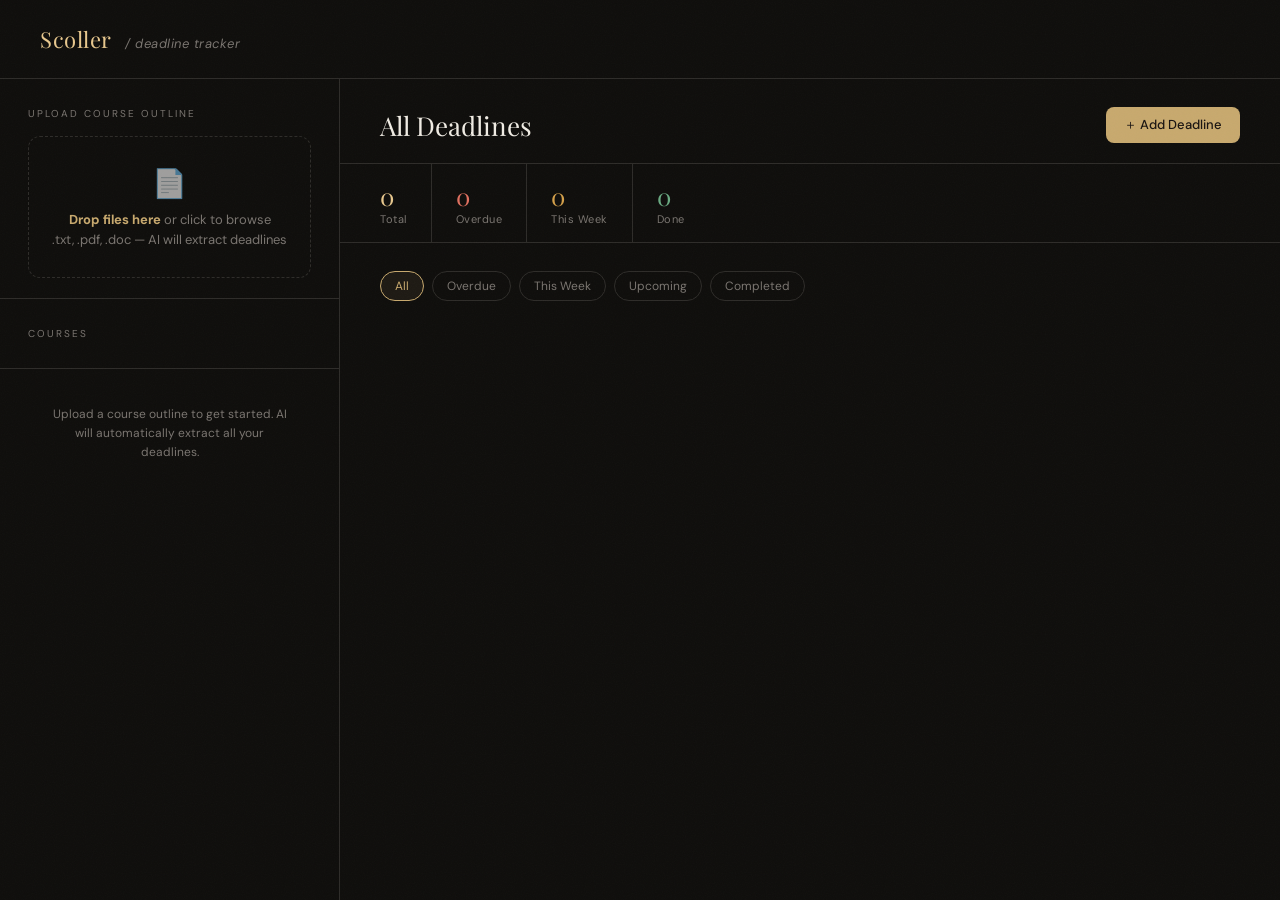
<file: index.html>
<!DOCTYPE html>
<html lang="en">
<head>
  <meta charset="UTF-8">
  <meta name="viewport" content="width=device-width, initial-scale=1.0">
  <title>Scoller — Student Dashboard</title>
  <link href="https://fonts.googleapis.com/css2?family=Playfair+Display:ital,wght@0,400;0,600;1,400&family=DM+Sans:wght@300;400;500&display=swap" rel="stylesheet">
  <link rel="stylesheet" href="styles.css">
</head>
<body>

  <header>
    <div class="logo">Scoller <span>/ deadline tracker</span></div>
    <div class="header-date" id="headerDate"></div>
  </header>

  <main>
    <!-- LEFT PANEL -->
    <div class="left-panel">
      <div class="panel-section">
        <div class="section-label">Upload Course Outline</div>
        <div class="upload-zone" id="uploadZone">
          <input type="file" id="fileInput" accept=".txt,.pdf,.doc,.docx,text/*" multiple>
          <div class="upload-icon">📄</div>
          <div class="upload-text">
            <strong>Drop files here</strong> or click to browse<br>
            .txt, .pdf, .doc — AI will extract deadlines
          </div>
        </div>
      </div>
      <div class="panel-section" style="padding-bottom: 12px;">
        <div class="section-label">Courses</div>
      </div>
      <div class="courses-list" id="coursesList">
        <div class="empty-courses">Upload a course outline to get started. AI will automatically extract all your deadlines.</div>
      </div>
    </div>

    <!-- RIGHT PANEL -->
    <div class="right-panel">
      <div class="right-header">
        <div class="right-title" id="panelTitle">All Deadlines</div>
        <button class="btn btn-primary" onclick="openAddModal()">＋ Add Deadline</button>
      </div>

      <div class="stats-bar" id="statsBar">
        <div class="stat"><div class="stat-num" id="statTotal">0</div><div class="stat-label">Total</div></div>
        <div class="stat"><div class="stat-num" id="statOverdue" style="color:var(--danger)">0</div><div class="stat-label">Overdue</div></div>
        <div class="stat"><div class="stat-num" id="statSoon" style="color:var(--warn)">0</div><div class="stat-label">This Week</div></div>
        <div class="stat"><div class="stat-num" id="statDone" style="color:var(--ok)">0</div><div class="stat-label">Done</div></div>
      </div>

      <div class="deadlines-container" id="deadlinesContainer">
        <div class="filter-bar" id="filterBar">
          <button class="filter-btn active" onclick="setFilter('all', this)">All</button>
          <button class="filter-btn" onclick="setFilter('overdue', this)">Overdue</button>
          <button class="filter-btn" onclick="setFilter('soon', this)">This Week</button>
          <button class="filter-btn" onclick="setFilter('upcoming', this)">Upcoming</button>
          <button class="filter-btn" onclick="setFilter('done', this)">Completed</button>
        </div>
        <div id="deadlinesList"></div>
      </div>
    </div>
  </main>

  <!-- Add Deadline Modal -->
  <div class="modal-overlay" id="modalOverlay" onclick="closeModal(event)">
    <div class="modal">
      <div class="modal-title">Add Deadline</div>
      <div class="form-group">
        <label class="form-label">Task / Assignment</label>
        <input type="text" class="form-input" id="inputTitle" placeholder="e.g. Assignment 2 — Research Paper">
      </div>
      <div class="form-row">
        <div class="form-group">
          <label class="form-label">Course</label>
          <select class="form-input" id="inputCourse">
            <option value="General">General</option>
          </select>
        </div>
        <div class="form-group">
          <label class="form-label">Type</label>
          <select class="form-input" id="inputType">
            <option>Assignment</option>
            <option>Quiz</option>
            <option>Exam</option>
            <option>Project</option>
            <option>Lab</option>
            <option>Reading</option>
            <option>Other</option>
          </select>
        </div>
      </div>
      <div class="form-row">
        <div class="form-group">
          <label class="form-label">Due Date</label>
          <input type="date" class="form-input" id="inputDate">
        </div>
        <div class="form-group">
          <label class="form-label">Weight (%)</label>
          <input type="number" class="form-input" id="inputWeight" placeholder="e.g. 20" min="0" max="100">
        </div>
      </div>
      <div class="modal-actions">
        <button class="btn btn-ghost" onclick="closeModal()">Cancel</button>
        <button class="btn btn-primary" onclick="addDeadline()">Add Deadline</button>
      </div>
    </div>
  </div>

  <div class="toast" id="toast"></div>

  <script src="app.js"></script>
</body>
</html>
</file>
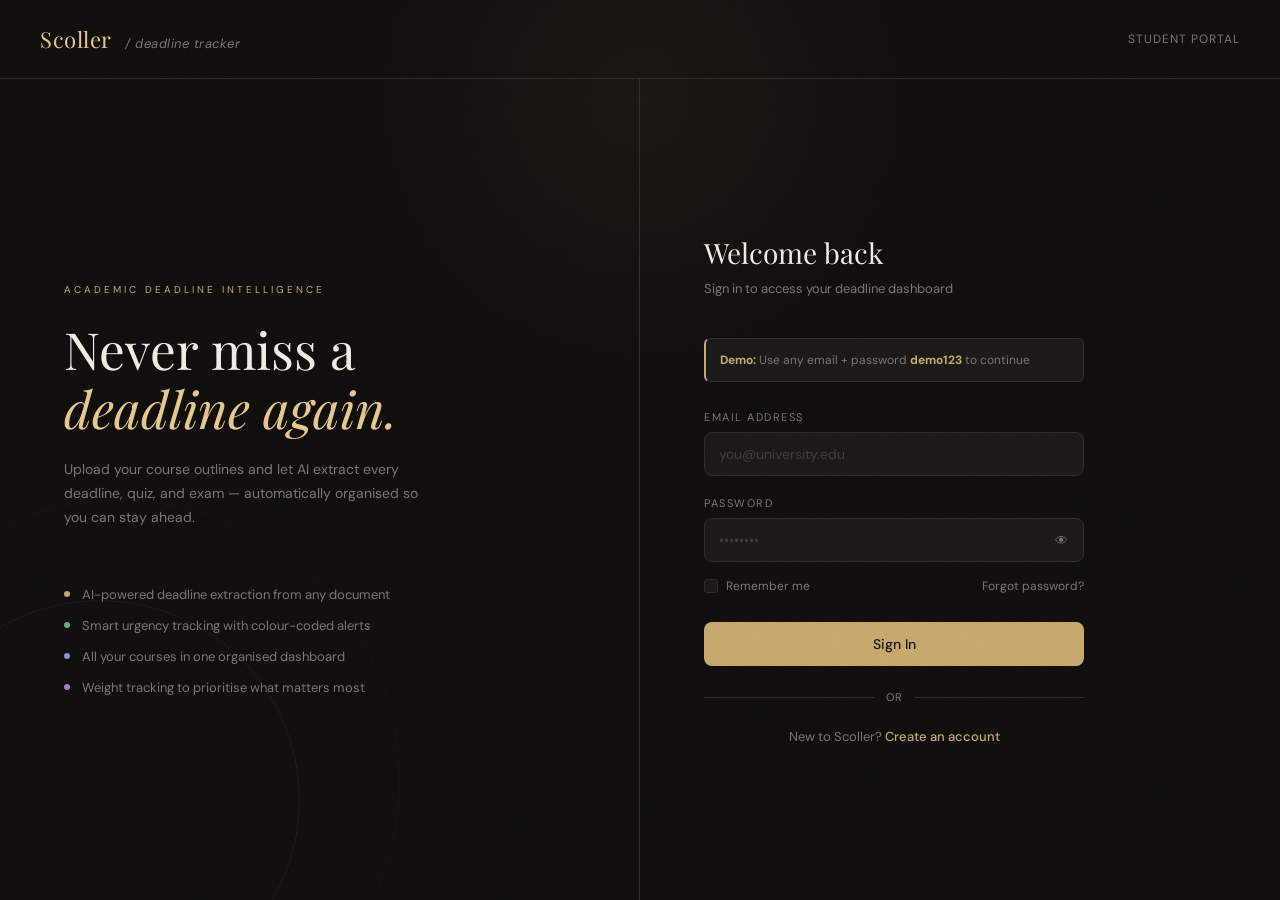
<file: login.html>
<!DOCTYPE html>
<html lang="en">
<head>
  <meta charset="UTF-8">
  <meta name="viewport" content="width=device-width, initial-scale=1.0">
  <title>Scoller — Sign In</title>
  <link href="https://fonts.googleapis.com/css2?family=Playfair+Display:ital,wght@0,400;0,600;1,400&family=DM+Sans:wght@300;400;500&display=swap" rel="stylesheet">
  <style>
    *, *::before, *::after {
      box-sizing: border-box;
      margin: 0;
      padding: 0;
    }

    :root {
      --bg: #0f0e0c;
      --surface: #1a1917;
      --surface2: #232220;
      --border: #2e2c29;
      --text: #f0ece4;
      --text-muted: #7a7570;
      --accent: #c8a96e;
      --accent2: #e8c88e;
      --danger: #e07060;
      --ok: #6aaa82;
      --radius: 12px;
    }

    body {
      font-family: 'DM Sans', sans-serif;
      background: var(--bg);
      color: var(--text);
      min-height: 100vh;
      display: flex;
      flex-direction: column;
    }

    /* Grain overlay */
    body::before {
      content: '';
      position: fixed;
      inset: 0;
      background-image: url("data:image/svg+xml,%3Csvg xmlns='http://www.w3.org/2000/svg' width='300' height='300'%3E%3Cfilter id='n'%3E%3CfeTurbulence type='fractalNoise' baseFrequency='0.9' numOctaves='4' stitchTiles='stitch'/%3E%3C/filter%3E%3Crect width='300' height='300' filter='url(%23n)' opacity='0.04'/%3E%3C/svg%3E");
      pointer-events: none;
      z-index: 1000;
      opacity: 0.6;
    }

    /* Ambient glow */
    body::after {
      content: '';
      position: fixed;
      top: -200px;
      left: 50%;
      transform: translateX(-50%);
      width: 600px;
      height: 600px;
      background: radial-gradient(circle, rgba(200, 169, 110, 0.06) 0%, transparent 70%);
      pointer-events: none;
      z-index: 0;
    }

    header {
      padding: 24px 40px;
      display: flex;
      align-items: center;
      justify-content: space-between;
      border-bottom: 1px solid var(--border);
      animation: fadeDown 0.6s ease;
      position: relative;
      z-index: 1;
    }

    .logo {
      font-family: 'Playfair Display', serif;
      font-size: 22px;
      letter-spacing: 0.5px;
      color: var(--accent2);
    }

    .logo span {
      font-style: italic;
      color: var(--text-muted);
      font-size: 13px;
      margin-left: 8px;
      font-family: 'DM Sans';
    }

    .header-right {
      font-size: 12px;
      color: var(--text-muted);
      letter-spacing: 1px;
      text-transform: uppercase;
    }

    /* ── Main layout ── */

    main {
      flex: 1;
      display: grid;
      grid-template-columns: 1fr 1fr;
      position: relative;
      z-index: 1;
    }

    /* ── Left — decorative panel ── */

    .left-panel {
      border-right: 1px solid var(--border);
      padding: 80px 64px;
      display: flex;
      flex-direction: column;
      justify-content: center;
      position: relative;
      overflow: hidden;
      animation: fadeIn 0.8s ease 0.1s both;
    }

    .left-panel::before {
      content: '';
      position: absolute;
      bottom: -100px;
      left: -100px;
      width: 400px;
      height: 400px;
      border-radius: 50%;
      border: 1px solid var(--border);
      opacity: 0.4;
    }

    .left-panel::after {
      content: '';
      position: absolute;
      bottom: -160px;
      left: -160px;
      width: 560px;
      height: 560px;
      border-radius: 50%;
      border: 1px solid var(--border);
      opacity: 0.2;
    }

    .eyebrow {
      font-size: 10px;
      letter-spacing: 3px;
      text-transform: uppercase;
      color: var(--accent);
      margin-bottom: 24px;
    }

    .hero-heading {
      font-family: 'Playfair Display', serif;
      font-size: clamp(36px, 4vw, 52px);
      font-weight: 400;
      line-height: 1.15;
      color: var(--text);
      margin-bottom: 20px;
    }

    .hero-heading em {
      font-style: italic;
      color: var(--accent2);
    }

    .hero-sub {
      font-size: 14px;
      color: var(--text-muted);
      line-height: 1.7;
      max-width: 360px;
      margin-bottom: 56px;
    }

    .feature-list {
      display: flex;
      flex-direction: column;
      gap: 14px;
    }

    .feature-item {
      display: flex;
      align-items: center;
      gap: 12px;
      font-size: 13px;
      color: var(--text-muted);
    }

    .feature-dot {
      width: 6px;
      height: 6px;
      border-radius: 50%;
      background: var(--accent);
      flex-shrink: 0;
    }

    /* ── Right — login form ── */

    .right-panel {
      padding: 80px 64px;
      display: flex;
      flex-direction: column;
      justify-content: center;
      animation: fadeIn 0.8s ease 0.25s both;
    }

    .form-container {
      max-width: 380px;
      width: 100%;
    }

    .form-title {
      font-family: 'Playfair Display', serif;
      font-size: 28px;
      font-weight: 400;
      margin-bottom: 8px;
    }

    .form-subtitle {
      font-size: 13px;
      color: var(--text-muted);
      margin-bottom: 40px;
      line-height: 1.5;
    }

    .form-group {
      margin-bottom: 20px;
    }

    .form-label {
      display: block;
      font-size: 11px;
      color: var(--text-muted);
      margin-bottom: 8px;
      letter-spacing: 1.5px;
      text-transform: uppercase;
    }

    .form-input {
      width: 100%;
      background: var(--surface);
      border: 1px solid var(--border);
      border-radius: 8px;
      padding: 12px 14px;
      font-size: 14px;
      color: var(--text);
      font-family: 'DM Sans', sans-serif;
      outline: none;
      transition: border-color 0.2s, box-shadow 0.2s;
    }

    .form-input:focus {
      border-color: var(--accent);
      box-shadow: 0 0 0 3px rgba(200, 169, 110, 0.08);
    }

    .form-input::placeholder {
      color: #3e3c38;
    }

    .form-input.error {
      border-color: var(--danger);
    }

    .input-wrapper {
      position: relative;
    }

    .input-toggle {
      position: absolute;
      right: 12px;
      top: 50%;
      transform: translateY(-50%);
      background: none;
      border: none;
      color: var(--text-muted);
      cursor: pointer;
      font-size: 13px;
      padding: 4px;
      transition: color 0.15s;
    }

    .input-toggle:hover {
      color: var(--accent);
    }

    .form-footer-row {
      display: flex;
      align-items: center;
      justify-content: space-between;
      margin-bottom: 28px;
      margin-top: -4px;
    }

    .remember-label {
      display: flex;
      align-items: center;
      gap: 8px;
      font-size: 12px;
      color: var(--text-muted);
      cursor: pointer;
      user-select: none;
    }

    .remember-label input[type="checkbox"] {
      appearance: none;
      width: 14px;
      height: 14px;
      border: 1px solid var(--border);
      border-radius: 3px;
      background: var(--surface);
      cursor: pointer;
      position: relative;
      transition: all 0.15s;
    }

    .remember-label input[type="checkbox"]:checked {
      background: var(--accent);
      border-color: var(--accent);
    }

    .remember-label input[type="checkbox"]:checked::after {
      content: '✓';
      position: absolute;
      top: -1px;
      left: 1px;
      font-size: 10px;
      color: #1a1512;
      font-weight: 700;
    }

    .forgot-link {
      font-size: 12px;
      color: var(--text-muted);
      text-decoration: none;
      transition: color 0.15s;
    }

    .forgot-link:hover {
      color: var(--accent);
    }

    .error-message {
      font-size: 12px;
      color: var(--danger);
      margin-top: 6px;
      display: none;
      animation: fadeIn 0.2s ease;
    }

    .error-message.show {
      display: block;
    }

    .btn-submit {
      width: 100%;
      background: var(--accent);
      color: #1a1512;
      border: none;
      border-radius: 8px;
      padding: 13px 20px;
      font-size: 14px;
      font-weight: 500;
      font-family: 'DM Sans', sans-serif;
      cursor: pointer;
      transition: all 0.2s;
      display: flex;
      align-items: center;
      justify-content: center;
      gap: 8px;
      position: relative;
      overflow: hidden;
    }

    .btn-submit:hover {
      background: var(--accent2);
      transform: translateY(-1px);
      box-shadow: 0 6px 20px rgba(200, 169, 110, 0.2);
    }

    .btn-submit:active {
      transform: translateY(0);
    }

    .btn-submit.loading {
      pointer-events: none;
      opacity: 0.8;
    }

    .btn-spinner {
      width: 16px;
      height: 16px;
      border: 2px solid rgba(26, 21, 18, 0.3);
      border-top-color: #1a1512;
      border-radius: 50%;
      animation: spin 0.7s linear infinite;
      display: none;
    }

    .btn-submit.loading .btn-spinner {
      display: block;
    }

    .btn-submit.loading .btn-text {
      opacity: 0.7;
    }

    .divider {
      display: flex;
      align-items: center;
      gap: 12px;
      margin: 24px 0;
    }

    .divider-line {
      flex: 1;
      height: 1px;
      background: var(--border);
    }

    .divider-text {
      font-size: 11px;
      color: var(--text-muted);
      letter-spacing: 1px;
      text-transform: uppercase;
    }

    .signup-prompt {
      text-align: center;
      font-size: 13px;
      color: var(--text-muted);
    }

    .signup-prompt a {
      color: var(--accent);
      text-decoration: none;
      font-weight: 500;
      transition: color 0.15s;
    }

    .signup-prompt a:hover {
      color: var(--accent2);
    }

    /* Demo hint */
    .demo-hint {
      background: var(--surface);
      border: 1px solid var(--border);
      border-left: 2px solid var(--accent);
      border-radius: 6px;
      padding: 12px 14px;
      font-size: 12px;
      color: var(--text-muted);
      margin-bottom: 28px;
      line-height: 1.5;
    }

    .demo-hint strong {
      color: var(--accent);
    }

    /* ── Animations ── */

    @keyframes spin     { to { transform: rotate(360deg); } }
    @keyframes fadeIn   { from { opacity: 0; transform: translateY(8px); } to { opacity: 1; transform: translateY(0); } }
    @keyframes fadeDown { from { opacity: 0; transform: translateY(-8px); } to { opacity: 1; transform: translateY(0); } }

    /* ── Responsive ── */

    @media (max-width: 768px) {
      main {
        grid-template-columns: 1fr;
      }

      .left-panel {
        display: none;
      }

      header { padding: 16px 20px; }

      .right-panel {
        padding: 48px 24px;
        align-items: center;
      }

      .form-container {
        max-width: 100%;
      }
    }
  </style>
</head>
<body>

  <header>
    <div class="logo">Scoller <span>/ deadline tracker</span></div>
    <div class="header-right">Student Portal</div>
  </header>

  <main>
    <!-- Left decorative panel -->
    <div class="left-panel">
      <div class="eyebrow">Academic Deadline Intelligence</div>
      <h1 class="hero-heading">
        Never miss a<br><em>deadline again.</em>
      </h1>
      <p class="hero-sub">
        Upload your course outlines and let AI extract every deadline, quiz, and exam — automatically organised so you can stay ahead.
      </p>
      <div class="feature-list">
        <div class="feature-item">
          <div class="feature-dot"></div>
          AI-powered deadline extraction from any document
        </div>
        <div class="feature-item">
          <div class="feature-dot" style="background: var(--ok)"></div>
          Smart urgency tracking with colour-coded alerts
        </div>
        <div class="feature-item">
          <div class="feature-dot" style="background: #7a9bd4"></div>
          All your courses in one organised dashboard
        </div>
        <div class="feature-item">
          <div class="feature-dot" style="background: #a87ac8"></div>
          Weight tracking to prioritise what matters most
        </div>
      </div>
    </div>

    <!-- Right login form -->
    <div class="right-panel">
      <div class="form-container">
        <div class="form-title">Welcome back</div>
        <p class="form-subtitle">Sign in to access your deadline dashboard</p>

        <div class="demo-hint">
          <strong>Demo:</strong> Use any email + password <strong>demo123</strong> to continue
        </div>

        <div class="form-group">
          <label class="form-label" for="email">Email address</label>
          <input
            type="email"
            class="form-input"
            id="email"
            placeholder="you@university.edu"
            autocomplete="email"
          >
          <div class="error-message" id="emailError">Please enter a valid email address.</div>
        </div>

        <div class="form-group">
          <label class="form-label" for="password">Password</label>
          <div class="input-wrapper">
            <input
              type="password"
              class="form-input"
              id="password"
              placeholder="••••••••"
              autocomplete="current-password"
              style="padding-right: 44px;"
            >
            <button class="input-toggle" id="togglePassword" type="button" title="Show/hide password">
              👁
            </button>
          </div>
          <div class="error-message" id="passwordError">Incorrect password. Try <strong>demo123</strong>.</div>
        </div>

        <div class="form-footer-row">
          <label class="remember-label">
            <input type="checkbox" id="rememberMe"> Remember me
          </label>
          <a href="#" class="forgot-link">Forgot password?</a>
        </div>

        <button class="btn-submit" id="loginBtn" onclick="handleLogin()">
          <span class="btn-text">Sign In</span>
          <div class="btn-spinner"></div>
        </button>

        <div class="divider">
          <div class="divider-line"></div>
          <div class="divider-text">or</div>
          <div class="divider-line"></div>
        </div>

        <div class="signup-prompt">
          New to Scoller? <a href="#">Create an account</a>
        </div>
      </div>
    </div>
  </main>

  <script>
    // Toggle password visibility
    const toggleBtn = document.getElementById('togglePassword');
    const passwordInput = document.getElementById('password');
    let shown = false;

    toggleBtn.addEventListener('click', () => {
      shown = !shown;
      passwordInput.type = shown ? 'text' : 'password';
      toggleBtn.textContent = shown ? '🙈' : '👁';
    });

    // Clear errors on input
    document.getElementById('email').addEventListener('input', () => {
      document.getElementById('email').classList.remove('error');
      document.getElementById('emailError').classList.remove('show');
    });

    document.getElementById('password').addEventListener('input', () => {
      document.getElementById('password').classList.remove('error');
      document.getElementById('passwordError').classList.remove('show');
    });

    // Enter key submits
    document.addEventListener('keydown', (e) => {
      if (e.key === 'Enter') handleLogin();
    });

    function handleLogin() {
      const email = document.getElementById('email').value.trim();
      const password = document.getElementById('password').value;
      const btn = document.getElementById('loginBtn');

      let valid = true;

      // Validate email
      const emailRe = /^[^\s@]+@[^\s@]+\.[^\s@]+$/;
      if (!emailRe.test(email)) {
        document.getElementById('email').classList.add('error');
        document.getElementById('emailError').classList.add('show');
        valid = false;
      }

      // Validate password (demo: must be "demo123")
      if (password !== 'demo123') {
        document.getElementById('password').classList.add('error');
        document.getElementById('passwordError').classList.add('show');
        valid = false;
      }

      if (!valid) return;

      // Simulate loading → redirect
      btn.classList.add('loading');
      btn.querySelector('.btn-text').textContent = 'Signing in…';

      setTimeout(() => {
        // Redirect to dashboard (index.html in your project)
        window.location.href = 'index.html';
      }, 1200);
    }
  </script>

</body>
</html>
</file>
<file: styles.css>
*, *::before, *::after {
  box-sizing: border-box;
  margin: 0;
  padding: 0;
}

:root {
  --bg: #0f0e0c;
  --surface: #1a1917;
  --surface2: #232220;
  --border: #2e2c29;
  --text: #f0ece4;
  --text-muted: #7a7570;
  --accent: #c8a96e;
  --accent2: #e8c88e;
  --danger: #e07060;
  --warn: #d4a04a;
  --ok: #6aaa82;
  --radius: 12px;
}

/* â”€â”€â”€ Base â”€â”€â”€â”€â”€â”€â”€â”€â”€â”€â”€â”€â”€â”€â”€â”€â”€â”€â”€â”€â”€â”€â”€â”€â”€â”€â”€â”€â”€â”€â”€â”€â”€â”€â”€â”€â”€â”€â”€â”€â”€â”€â”€â”€â”€â”€â”€ */

body {
  font-family: 'DM Sans', sans-serif;
  background: var(--bg);
  color: var(--text);
  min-height: 100vh;
  display: flex;
  flex-direction: column;
}

/* grain overlay */
body::before {
  content: '';
  position: fixed;
  inset: 0;
  background-image: url("data:image/svg+xml,%3Csvg xmlns='http://www.w3.org/2000/svg' width='300' height='300'%3E%3Cfilter id='n'%3E%3CfeTurbulence type='fractalNoise' baseFrequency='0.9' numOctaves='4' stitchTiles='stitch'/%3E%3C/filter%3E%3Crect width='300' height='300' filter='url(%23n)' opacity='0.04'/%3E%3C/svg%3E");
  pointer-events: none;
  z-index: 1000;
  opacity: 0.6;
}

/* â”€â”€â”€ Header â”€â”€â”€â”€â”€â”€â”€â”€â”€â”€â”€â”€â”€â”€â”€â”€â”€â”€â”€â”€â”€â”€â”€â”€â”€â”€â”€â”€â”€â”€â”€â”€â”€â”€â”€â”€â”€â”€â”€â”€â”€â”€â”€â”€â”€â”€ */

header {
  padding: 24px 40px;
  display: flex;
  align-items: center;
  justify-content: space-between;
  border-bottom: 1px solid var(--border);
  animation: fadeDown 0.6s ease;
}

.logo {
  font-family: 'Playfair Display', serif;
  font-size: 22px;
  letter-spacing: 0.5px;
  color: var(--accent2);
}

.logo span {
  font-style: italic;
  color: var(--text-muted);
  font-size: 13px;
  margin-left: 8px;
  font-family: 'DM Sans';
}

.header-date {
  font-size: 12px;
  color: var(--text-muted);
  letter-spacing: 1px;
  text-transform: uppercase;
}

/* â”€â”€â”€ Layout â”€â”€â”€â”€â”€â”€â”€â”€â”€â”€â”€â”€â”€â”€â”€â”€â”€â”€â”€â”€â”€â”€â”€â”€â”€â”€â”€â”€â”€â”€â”€â”€â”€â”€â”€â”€â”€â”€â”€â”€â”€â”€â”€â”€â”€â”€ */

main {
  flex: 1;
  display: grid;
  grid-template-columns: 340px 1fr;
  gap: 0;
  height: calc(100vh - 73px);
}

/* â”€â”€â”€ Left Panel â”€â”€â”€â”€â”€â”€â”€â”€â”€â”€â”€â”€â”€â”€â”€â”€â”€â”€â”€â”€â”€â”€â”€â”€â”€â”€â”€â”€â”€â”€â”€â”€â”€â”€â”€â”€â”€â”€â”€â”€â”€â”€ */

.left-panel {
  border-right: 1px solid var(--border);
  display: flex;
  flex-direction: column;
  overflow: hidden;
}

.panel-section {
  padding: 28px 28px 20px;
  border-bottom: 1px solid var(--border);
}

.section-label {
  font-size: 10px;
  letter-spacing: 2px;
  text-transform: uppercase;
  color: var(--text-muted);
  margin-bottom: 16px;
}

/* Upload Zone */

.upload-zone {
  border: 1.5px dashed var(--border);
  border-radius: var(--radius);
  padding: 28px 20px;
  text-align: center;
  cursor: pointer;
  transition: all 0.2s ease;
  position: relative;
  overflow: hidden;
}

.upload-zone:hover,
.upload-zone.dragover {
  border-color: var(--accent);
  background: rgba(200, 169, 110, 0.04);
}

.upload-zone input[type=file] {
  position: absolute;
  inset: 0;
  opacity: 0;
  cursor: pointer;
}

.upload-icon {
  font-size: 28px;
  margin-bottom: 8px;
  opacity: 0.6;
}

.upload-text {
  font-size: 13px;
  color: var(--text-muted);
  line-height: 1.5;
}

.upload-text strong {
  color: var(--accent);
}

/* Courses list */

.courses-list {
  padding: 16px 28px;
  flex: 1;
  overflow-y: auto;
  scrollbar-width: thin;
  scrollbar-color: var(--border) transparent;
}

.course-chip {
  display: flex;
  align-items: center;
  gap: 10px;
  padding: 10px 12px;
  border-radius: 8px;
  margin-bottom: 6px;
  background: var(--surface);
  border: 1px solid var(--border);
  cursor: pointer;
  transition: all 0.15s;
  animation: fadeIn 0.3s ease;
}

.course-chip:hover { border-color: var(--accent); }
.course-chip.active { border-color: var(--accent); background: rgba(200, 169, 110, 0.08); }

.course-dot {
  width: 8px;
  height: 8px;
  border-radius: 50%;
  flex-shrink: 0;
}

.course-name {
  font-size: 13px;
  font-weight: 500;
  flex: 1;
}

.course-count {
  font-size: 11px;
  color: var(--text-muted);
  background: var(--surface2);
  padding: 2px 7px;
  border-radius: 20px;
}

.empty-courses {
  text-align: center;
  padding: 20px;
  font-size: 12px;
  color: var(--text-muted);
  line-height: 1.6;
}

/* â”€â”€â”€ Right Panel â”€â”€â”€â”€â”€â”€â”€â”€â”€â”€â”€â”€â”€â”€â”€â”€â”€â”€â”€â”€â”€â”€â”€â”€â”€â”€â”€â”€â”€â”€â”€â”€â”€â”€â”€â”€â”€â”€â”€â”€â”€ */

.right-panel {
  display: flex;
  flex-direction: column;
  overflow: hidden;
}

.right-header {
  padding: 28px 40px 20px;
  display: flex;
  align-items: center;
  justify-content: space-between;
  border-bottom: 1px solid var(--border);
  flex-shrink: 0;
}

.right-title {
  font-family: 'Playfair Display', serif;
  font-size: 26px;
  font-weight: 400;
}

/* â”€â”€â”€ Buttons â”€â”€â”€â”€â”€â”€â”€â”€â”€â”€â”€â”€â”€â”€â”€â”€â”€â”€â”€â”€â”€â”€â”€â”€â”€â”€â”€â”€â”€â”€â”€â”€â”€â”€â”€â”€â”€â”€â”€â”€â”€â”€â”€â”€â”€ */

.btn {
  display: inline-flex;
  align-items: center;
  gap: 6px;
  padding: 9px 18px;
  border-radius: 8px;
  font-size: 13px;
  font-weight: 500;
  cursor: pointer;
  border: none;
  transition: all 0.15s;
  font-family: 'DM Sans', sans-serif;
}

.btn-primary {
  background: var(--accent);
  color: #1a1512;
}

.btn-primary:hover {
  background: var(--accent2);
  transform: translateY(-1px);
}

.btn-ghost {
  background: transparent;
  color: var(--text-muted);
  border: 1px solid var(--border);
}

.btn-ghost:hover {
  border-color: var(--accent);
  color: var(--accent);
}

/* â”€â”€â”€ Stats Bar â”€â”€â”€â”€â”€â”€â”€â”€â”€â”€â”€â”€â”€â”€â”€â”€â”€â”€â”€â”€â”€â”€â”€â”€â”€â”€â”€â”€â”€â”€â”€â”€â”€â”€â”€â”€â”€â”€â”€â”€â”€â”€â”€ */

.stats-bar {
  display: flex;
  gap: 0;
  padding: 0 40px;
  border-bottom: 1px solid var(--border);
  flex-shrink: 0;
}

.stat {
  padding: 16px 24px 16px 0;
  margin-right: 24px;
  border-right: 1px solid var(--border);
}

.stat:last-child { border-right: none; }

.stat-num {
  font-family: 'Playfair Display', serif;
  font-size: 24px;
  color: var(--accent2);
}

.stat-label {
  font-size: 11px;
  color: var(--text-muted);
  letter-spacing: 0.5px;
}

/* â”€â”€â”€ Deadlines â”€â”€â”€â”€â”€â”€â”€â”€â”€â”€â”€â”€â”€â”€â”€â”€â”€â”€â”€â”€â”€â”€â”€â”€â”€â”€â”€â”€â”€â”€â”€â”€â”€â”€â”€â”€â”€â”€â”€â”€â”€â”€â”€ */

.deadlines-container {
  flex: 1;
  overflow-y: auto;
  padding: 28px 40px;
  scrollbar-width: thin;
  scrollbar-color: var(--border) transparent;
}

.filter-bar {
  display: flex;
  gap: 8px;
  margin-bottom: 24px;
  flex-wrap: wrap;
}

.filter-btn {
  padding: 6px 14px;
  border-radius: 20px;
  font-size: 12px;
  cursor: pointer;
  border: 1px solid var(--border);
  background: transparent;
  color: var(--text-muted);
  transition: all 0.15s;
  font-family: 'DM Sans';
}

.filter-btn.active,
.filter-btn:hover {
  border-color: var(--accent);
  color: var(--accent);
  background: rgba(200, 169, 110, 0.08);
}

.deadline-card {
  background: var(--surface);
  border: 1px solid var(--border);
  border-radius: var(--radius);
  padding: 18px 20px;
  margin-bottom: 10px;
  display: flex;
  align-items: center;
  gap: 16px;
  transition: all 0.2s ease;
  animation: fadeIn 0.3s ease;
  cursor: pointer;
}

.deadline-card:hover {
  border-color: var(--accent);
  transform: translateX(2px);
  background: var(--surface2);
}

.deadline-card.completed { opacity: 0.4; }
.deadline-card.completed .deadline-title { text-decoration: line-through; }

.urgency-bar {
  width: 3px;
  height: 44px;
  border-radius: 2px;
  flex-shrink: 0;
}

.urgency-overdue  { background: var(--danger); }
.urgency-soon     { background: var(--warn); }
.urgency-upcoming { background: var(--ok); }
.urgency-far      { background: var(--border); }

.deadline-info { flex: 1; min-width: 0; }

.deadline-title {
  font-size: 14px;
  font-weight: 500;
  margin-bottom: 4px;
}

.deadline-meta {
  font-size: 12px;
  color: var(--text-muted);
  display: flex;
  gap: 12px;
  flex-wrap: wrap;
}

.tag {
  display: inline-flex;
  align-items: center;
  gap: 4px;
  padding: 2px 8px;
  border-radius: 4px;
  font-size: 11px;
  font-weight: 500;
  background: var(--surface2);
  border: 1px solid var(--border);
  color: var(--text-muted);
}

.deadline-right {
  display: flex;
  flex-direction: column;
  align-items: flex-end;
  gap: 6px;
  flex-shrink: 0;
}

.days-left {
  font-family: 'Playfair Display', serif;
  font-size: 18px;
}

.days-label {
  font-size: 10px;
  color: var(--text-muted);
  text-transform: uppercase;
  letter-spacing: 0.5px;
}

.check-btn {
  width: 22px;
  height: 22px;
  border-radius: 50%;
  border: 1.5px solid var(--border);
  background: transparent;
  cursor: pointer;
  display: flex;
  align-items: center;
  justify-content: center;
  font-size: 11px;
  transition: all 0.15s;
  color: transparent;
}

.check-btn:hover { border-color: var(--ok); color: var(--ok); }
.deadline-card.completed .check-btn { background: var(--ok); border-color: var(--ok); color: white; }

.empty-deadlines {
  text-align: center;
  padding: 80px 40px;
  color: var(--text-muted);
}

.empty-deadlines .big {
  font-family: 'Playfair Display', serif;
  font-size: 18px;
  color: var(--text);
  margin-bottom: 8px;
}

/* â”€â”€â”€ Modal â”€â”€â”€â”€â”€â”€â”€â”€â”€â”€â”€â”€â”€â”€â”€â”€â”€â”€â”€â”€â”€â”€â”€â”€â”€â”€â”€â”€â”€â”€â”€â”€â”€â”€â”€â”€â”€â”€â”€â”€â”€â”€â”€â”€â”€â”€â”€ */

.modal-overlay {
  position: fixed;
  inset: 0;
  background: rgba(0, 0, 0, 0.7);
  backdrop-filter: blur(4px);
  display: flex;
  align-items: center;
  justify-content: center;
  z-index: 500;
  opacity: 0;
  pointer-events: none;
  transition: opacity 0.2s;
}

.modal-overlay.open {
  opacity: 1;
  pointer-events: all;
}

.modal {
  background: var(--surface);
  border: 1px solid var(--border);
  border-radius: 16px;
  padding: 32px;
  width: 460px;
  max-width: 90vw;
  transform: translateY(12px);
  transition: transform 0.2s;
  max-height: 90vh;
  overflow-y: auto;
}

.modal-overlay.open .modal { transform: translateY(0); }

.modal-title {
  font-family: 'Playfair Display', serif;
  font-size: 20px;
  margin-bottom: 24px;
}

.form-group { margin-bottom: 16px; }

.form-label {
  display: block;
  font-size: 12px;
  color: var(--text-muted);
  margin-bottom: 6px;
  letter-spacing: 0.5px;
  text-transform: uppercase;
}

.form-input {
  width: 100%;
  background: var(--surface2);
  border: 1px solid var(--border);
  border-radius: 8px;
  padding: 10px 12px;
  font-size: 14px;
  color: var(--text);
  font-family: 'DM Sans', sans-serif;
  outline: none;
  transition: border-color 0.15s;
}

.form-input:focus { border-color: var(--accent); }

.form-row {
  display: grid;
  grid-template-columns: 1fr 1fr;
  gap: 12px;
}

.modal-actions {
  display: flex;
  gap: 10px;
  justify-content: flex-end;
  margin-top: 24px;
}

select.form-input { cursor: pointer; }
option { background: var(--surface2); }

/* â”€â”€â”€ Processing / Loading â”€â”€â”€â”€â”€â”€â”€â”€â”€â”€â”€â”€â”€â”€â”€â”€â”€â”€â”€â”€â”€â”€â”€â”€â”€â”€â”€â”€â”€â”€â”€â”€ */

.processing-card {
  background: var(--surface2);
  border: 1px solid var(--accent);
  border-radius: var(--radius);
  padding: 20px;
  margin-bottom: 16px;
  animation: pulse 1.5s ease infinite;
  display: flex;
  align-items: center;
  gap: 14px;
}

.spinner {
  width: 20px;
  height: 20px;
  border: 2px solid var(--border);
  border-top-color: var(--accent);
  border-radius: 50%;
  animation: spin 0.8s linear infinite;
  flex-shrink: 0;
}

/* â”€â”€â”€ Toast â”€â”€â”€â”€â”€â”€â”€â”€â”€â”€â”€â”€â”€â”€â”€â”€â”€â”€â”€â”€â”€â”€â”€â”€â”€â”€â”€â”€â”€â”€â”€â”€â”€â”€â”€â”€â”€â”€â”€â”€â”€â”€â”€â”€â”€â”€â”€ */

.toast {
  position: fixed;
  bottom: 24px;
  right: 24px;
  background: var(--surface2);
  border: 1px solid var(--border);
  border-radius: 10px;
  padding: 12px 18px;
  font-size: 13px;
  z-index: 999;
  transform: translateY(20px);
  opacity: 0;
  transition: all 0.3s ease;
  max-width: 320px;
}

.toast.show   { opacity: 1; transform: translateY(0); }
.toast.success { border-color: var(--ok); }
.toast.error   { border-color: var(--danger); }

/* â”€â”€â”€ Course Color Dots â”€â”€â”€â”€â”€â”€â”€â”€â”€â”€â”€â”€â”€â”€â”€â”€â”€â”€â”€â”€â”€â”€â”€â”€â”€â”€â”€â”€â”€â”€â”€â”€â”€â”€â”€ */

.course-color-0 { background: #c8a96e; }
.course-color-1 { background: #6aaa82; }
.course-color-2 { background: #7a9bd4; }
.course-color-3 { background: #c87a7a; }
.course-color-4 { background: #a87ac8; }
.course-color-5 { background: #7ac8c8; }

/* â”€â”€â”€ Scrollbar â”€â”€â”€â”€â”€â”€â”€â”€â”€â”€â”€â”€â”€â”€â”€â”€â”€â”€â”€â”€â”€â”€â”€â”€â”€â”€â”€â”€â”€â”€â”€â”€â”€â”€â”€â”€â”€â”€â”€â”€â”€â”€â”€ */

::-webkit-scrollbar { width: 4px; }
::-webkit-scrollbar-track { background: transparent; }
::-webkit-scrollbar-thumb { background: var(--border); border-radius: 2px; }

/* â”€â”€â”€ Animations â”€â”€â”€â”€â”€â”€â”€â”€â”€â”€â”€â”€â”€â”€â”€â”€â”€â”€â”€â”€â”€â”€â”€â”€â”€â”€â”€â”€â”€â”€â”€â”€â”€â”€â”€â”€â”€â”€â”€â”€â”€â”€ */

@keyframes spin     { to { transform: rotate(360deg); } }
@keyframes fadeIn   { from { opacity: 0; transform: translateY(6px); } to { opacity: 1; transform: translateY(0); } }
@keyframes fadeDown { from { opacity: 0; transform: translateY(-8px); } to { opacity: 1; transform: translateY(0); } }
@keyframes pulse    { 0%, 100% { border-color: var(--accent); } 50% { border-color: var(--border); } }

/* â”€â”€â”€ Responsive â”€â”€â”€â”€â”€â”€â”€â”€â”€â”€â”€â”€â”€â”€â”€â”€â”€â”€â”€â”€â”€â”€â”€â”€â”€â”€â”€â”€â”€â”€â”€â”€â”€â”€â”€â”€â”€â”€â”€â”€â”€â”€ */

@media (max-width: 768px) {
  main {
    grid-template-columns: 1fr;
    grid-template-rows: auto 1fr;
  }

  .left-panel {
    height: auto;
    border-right: none;
    border-bottom: 1px solid var(--border);
  }

  .courses-list { max-height: 140px; }

  header { padding: 16px 20px; }

  .right-header,
  .stats-bar,
  .deadlines-container {
    padding-left: 20px;
    padding-right: 20px;
  }
}
</file>
